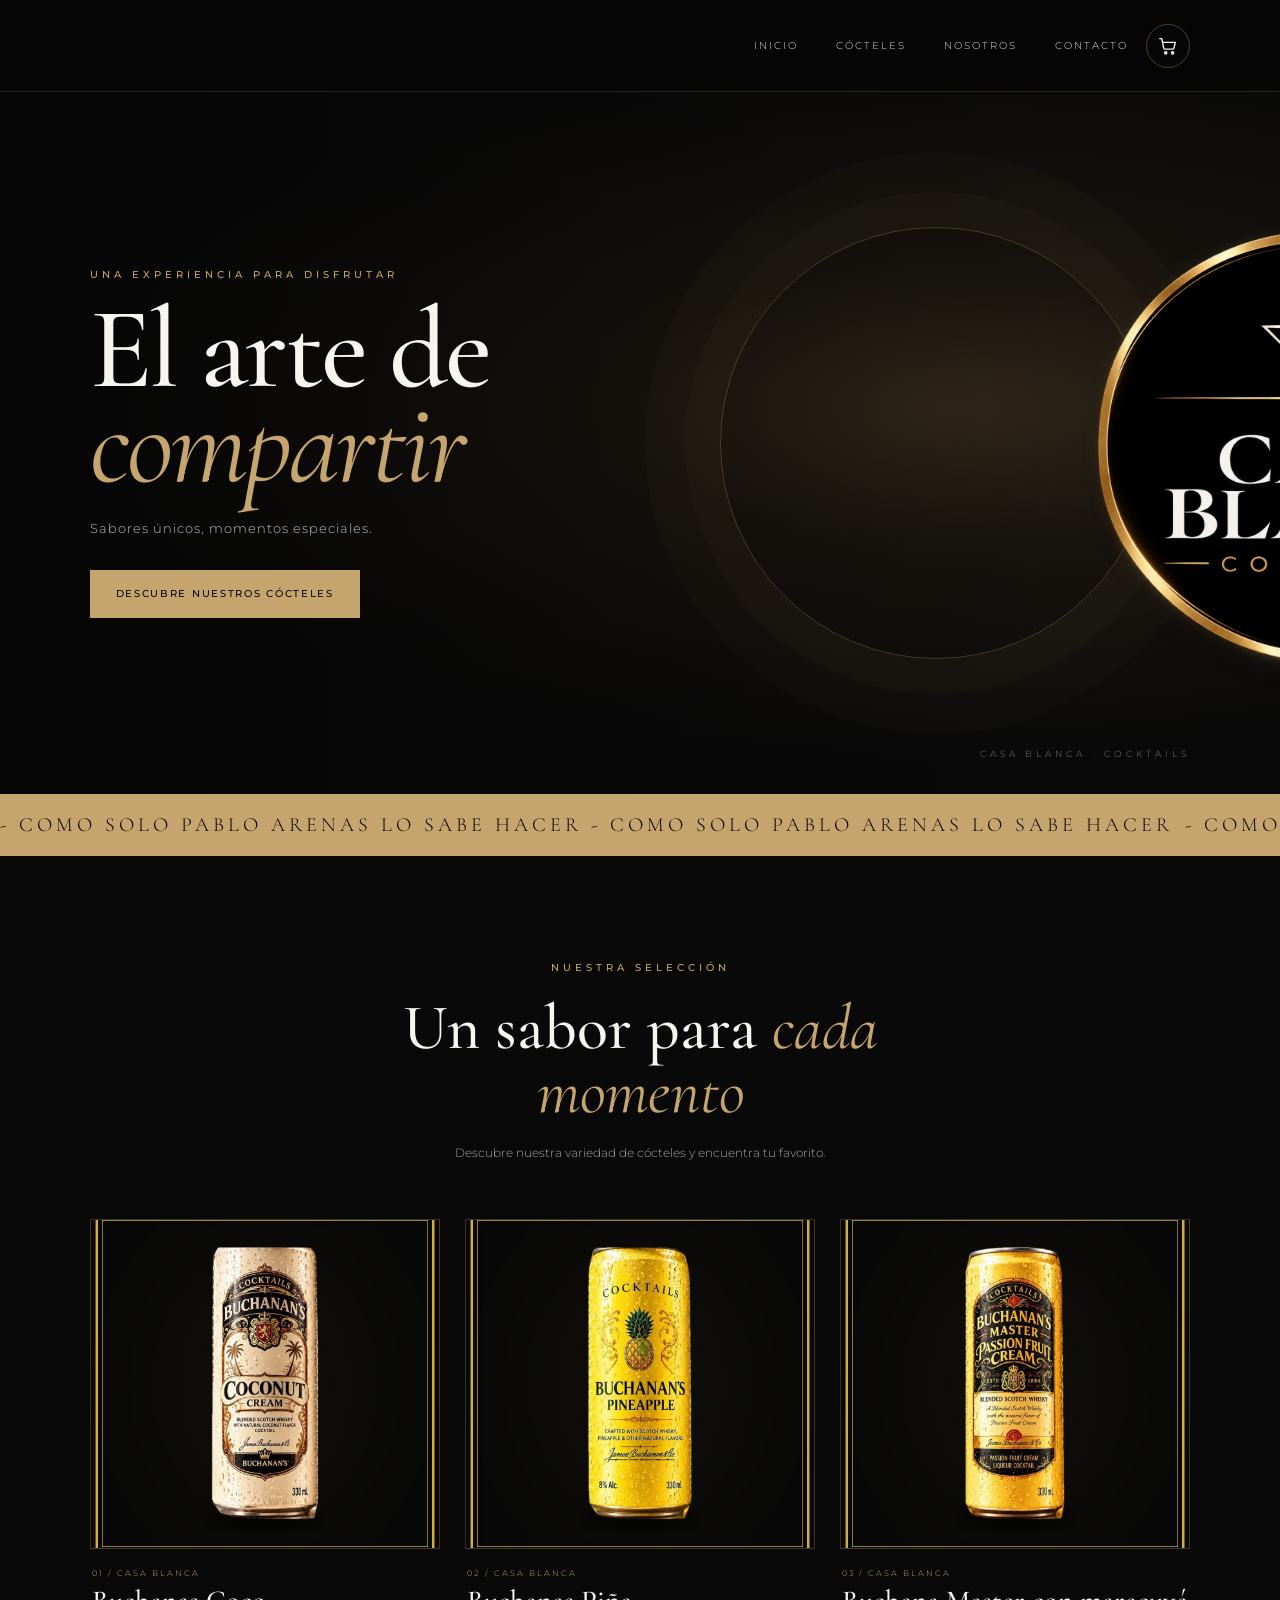
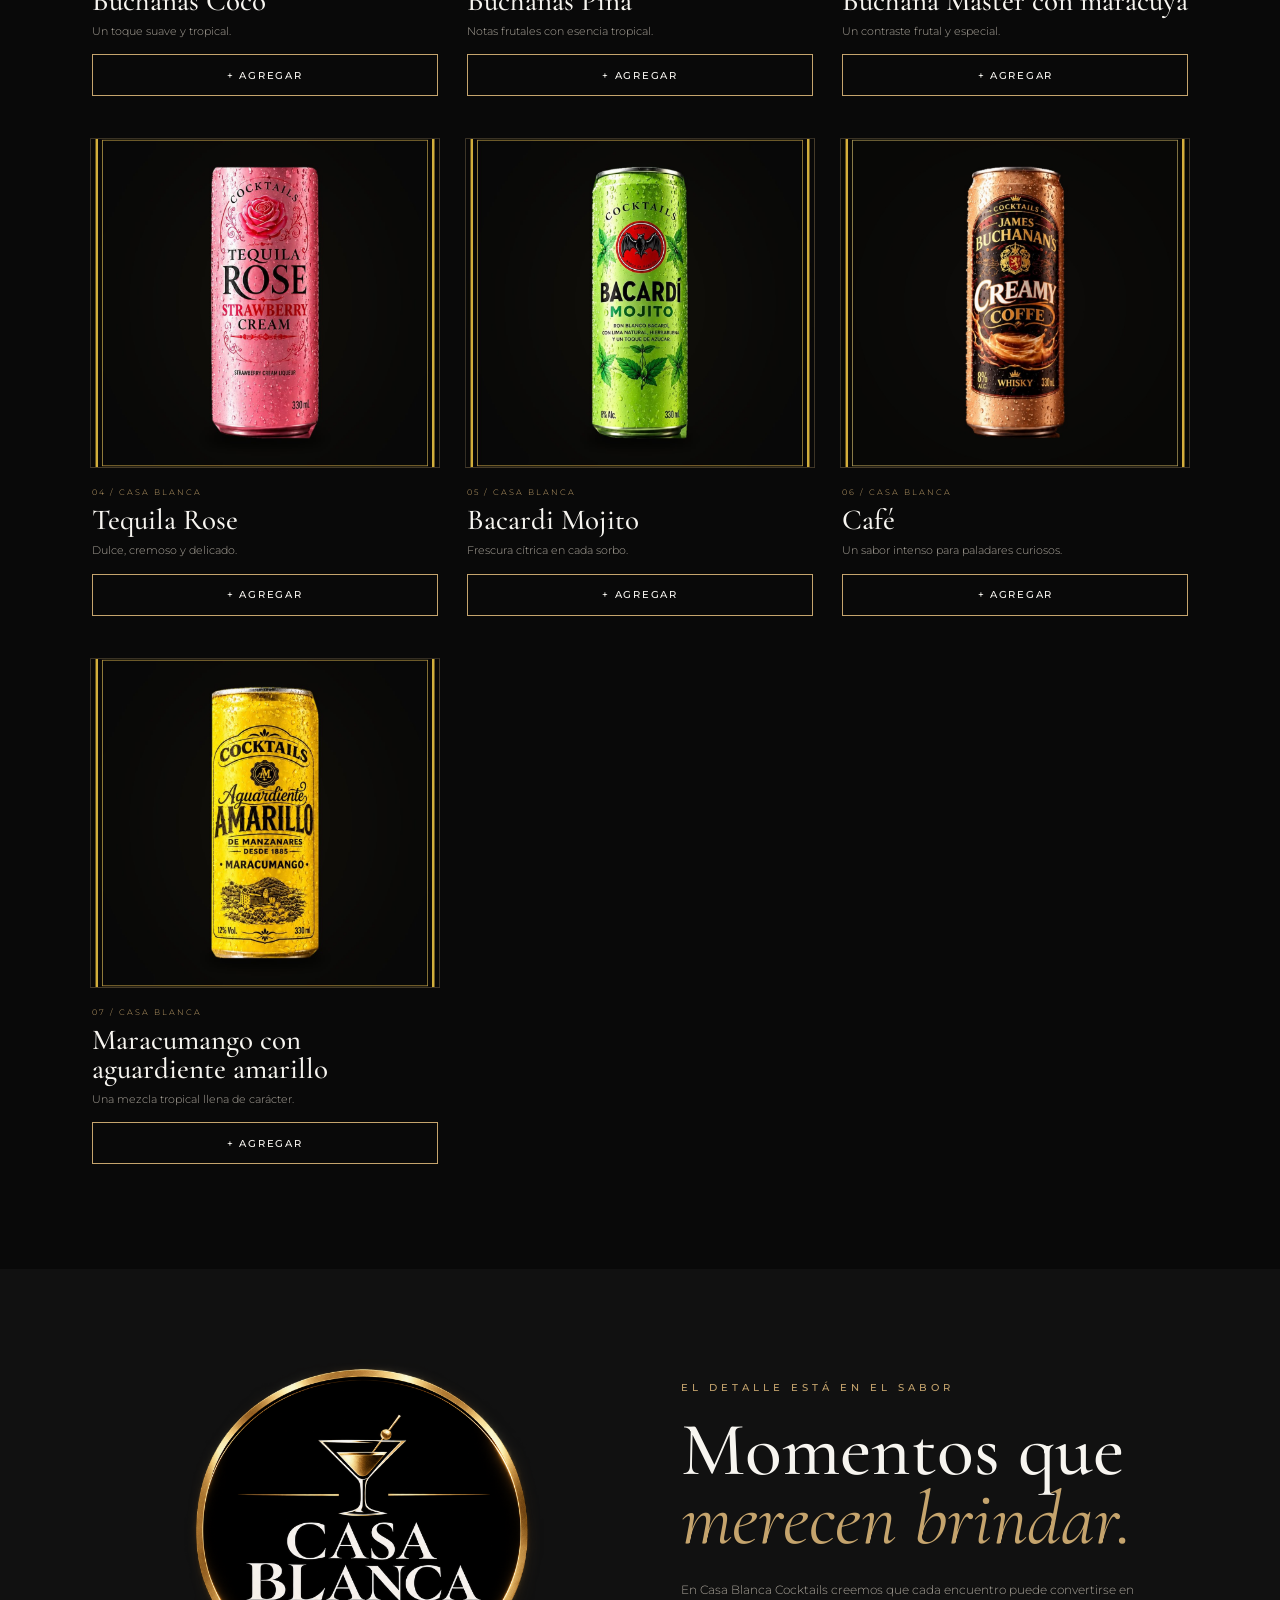
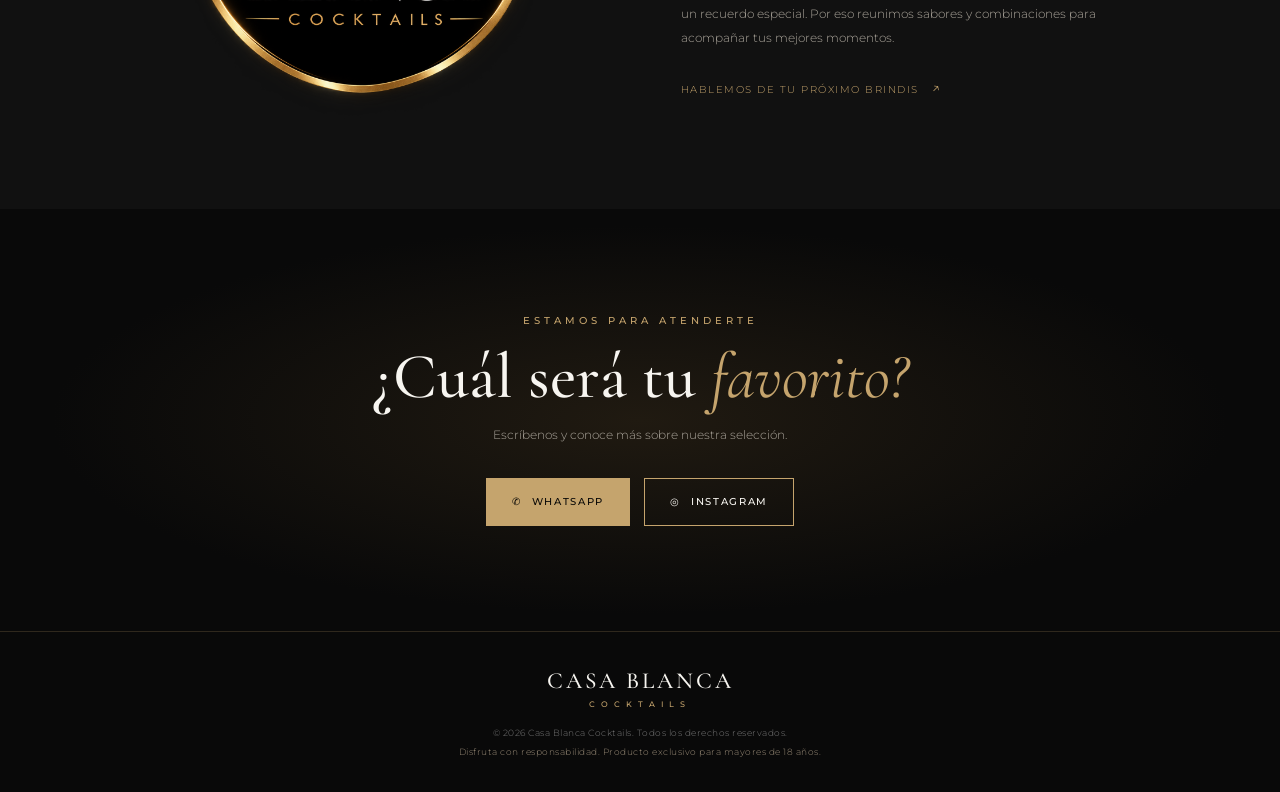
<file: index.html>
<!DOCTYPE html>
<html lang="es">
<head>
  <meta charset="UTF-8">
  <meta name="viewport" content="width=device-width, initial-scale=1.0">
  <meta name="description" content="Casa Blanca Cocktails. Cócteles preparados para darle un toque especial a tus momentos.">
  <title>Casa Blanca Cocktails</title>
  <link rel="preconnect" href="https://fonts.googleapis.com">
  <link rel="preconnect" href="https://fonts.gstatic.com" crossorigin>
  <link href="https://fonts.googleapis.com/css2?family=Cormorant+Garamond:wght@400;500;600;700&family=Montserrat:wght@300;400;500;600&display=swap" rel="stylesheet">
  <link rel="stylesheet" href="style.css">
</head>
<body>
  <header class="header" id="inicio">
    <a class="brand" href="#inicio" aria-label="Casa Blanca Cocktails, inicio">
    </a>
    <button class="menu-toggle" id="menuToggle" aria-label="Abrir menú" aria-expanded="false">☰</button>
    <nav class="nav" id="mainNav">
      <a href="#inicio">inicio</a>
      <a href="#cocteles">cócteles</a>
      <a href="#nosotros">nosotros</a>
      <a href="#contacto">contacto</a>
    </nav>
    <button class="cart-toggle" id="cartToggle" type="button" aria-label="Abrir carrito" aria-controls="cartDrawer" aria-expanded="false">
      <svg viewBox="0 0 24 24" width="22" height="22" fill="none" stroke="currentColor" stroke-width="1.5" stroke-linecap="round" stroke-linejoin="round" aria-hidden="true"><path d="M3 4h2.2l2.1 10.2a1.5 1.5 0 0 0 1.5 1.2h8.1a1.5 1.5 0 0 0 1.5-1.1L20 8H6.2"/><circle cx="9.5" cy="19.5" r="1.2"/><circle cx="17" cy="19.5" r="1.2"/></svg>
      <span class="cart-count" id="cartCount" hidden>0</span>
    </button>
  </header>

  <main>
    <section class="hero">
      <div class="hero-shade"></div>
      <div class="hero-content">
        <p class="eyebrow">UNA EXPERIENCIA PARA DISFRUTAR</p>
        <h1>El arte de<br><em>compartir</em></h1>
        <p class="hero-copy">Sabores únicos, momentos especiales.</p>
        <a class="button button-gold" href="#cocteles">descubre nuestros cócteles</a>
         <div class="hero-logo">
        <img src="Img/logod.png" alt="Casa Blanca Cocktails">
        </div>
      </div>
      <span class="hero-mark">CASA BLANCA · COCKTAILS</span>
    </section>

    <!-- MARQUEE EDITABLE: cambia el texto que aparece dentro de .marquee-track -->
    <div class="marquee" aria-label="Mensaje de Casa Blanca Cocktails">
      <div class="marquee-track">
        <span> - COMO SOLO PABLO ARENAS LO SABE HACER - COMO SOLO PABLO ARENAS LO SABE HACER </span>
        <span aria-hidden="true"> - COMO SOLO PABLO ARENAS LO SABE HACER - COMO SOLO PABLO ARENAS LO SABE HACER </span>
      </div>
    </div>

    <section class="section cocktails-section" id="cocteles">
      <div class="section-heading">
        <p class="eyebrow">NUESTRA SELECCIÓN</p>
        <h2>Un sabor para <em>cada momento</em></h2>
        <p>Descubre nuestra variedad de cócteles y encuentra tu favorito.</p>
      </div>

      <div class="cocktail-grid">
        <!-- Para agregar tus fotos, guarda cada imagen en la carpeta img y cambia el valor de src. -->
        <!-- PRECIOS: escribe el precio en data-price de cada <article>, solo el número (ej. data-price="18000"). Si lo dejas vacío, el carrito funciona sin precios. -->
        <!-- Para agregar un cóctel nuevo, copia un <article> completo: el botón "agregar" se crea solo. -->
        <article class="cocktail-card" data-price="">
          <div class="cocktail-photo"><img src="Img/coco.jpeg" alt="Cóctel Buchanas Coco" onerror="this.style.display='none'; this.parentElement.classList.add('photo-placeholder')"><span>AGREGA TU FOTO</span></div>
          <div class="card-info"><p class="card-number">01 / CASA BLANCA</p><h3>Buchanas Coco</h3><p>Un toque suave y tropical.</p></div>
        </article>
        <article class="cocktail-card" data-price="">
          <div class="cocktail-photo"><img src="Img/piña.jpeg" alt="Cóctel Buchanas Piña" onerror="this.style.display='none'; this.parentElement.classList.add('photo-placeholder')"><span>AGREGA TU FOTO</span></div>
          <div class="card-info"><p class="card-number">02 / CASA BLANCA</p><h3>Buchanas Piña</h3><p>Notas frutales con esencia tropical.</p></div>
        </article>
        <article class="cocktail-card" data-price="">
          <div class="cocktail-photo"><img src="Img/maracuya.jpeg" alt="Buchana Master con maracuyá" onerror="this.style.display='none'; this.parentElement.classList.add('photo-placeholder')"><span>AGREGA TU FOTO</span></div>
          <div class="card-info"><p class="card-number">03 / CASA BLANCA</p><h3>Buchana Master con maracuyá</h3><p>Un contraste frutal y especial.</p></div>
        </article>
        <article class="cocktail-card" data-price="">
          <div class="cocktail-photo"><img src="Img/rose.jpeg" alt="Cóctel Tequila Rose" onerror="this.style.display='none'; this.parentElement.classList.add('photo-placeholder')"><span>AGREGA TU FOTO</span></div>
          <div class="card-info"><p class="card-number">04 / CASA BLANCA</p><h3>Tequila Rose</h3><p>Dulce, cremoso y delicado.</p></div>
        </article>
        <article class="cocktail-card" data-price="">
          <div class="cocktail-photo"><img src="Img/mojito.jpeg" alt="Cóctel Bacardi Mojito" onerror="this.style.display='none'; this.parentElement.classList.add('photo-placeholder')"><span>AGREGA TU FOTO</span></div>
          <div class="card-info"><p class="card-number">05 / CASA BLANCA</p><h3>Bacardi Mojito</h3><p>Frescura cítrica en cada sorbo.</p></div>
        </article>
        <article class="cocktail-card" data-price="">
          <div class="cocktail-photo"><img src="Img/cafe.jpeg" alt="Cóctel de café" onerror="this.style.display='none'; this.parentElement.classList.add('photo-placeholder')"><span>AGREGA TU FOTO</span></div>
          <div class="card-info"><p class="card-number">06 / CASA BLANCA</p><h3>Café</h3><p>Un sabor intenso para paladares curiosos.</p></div>
        </article>
        <article class="cocktail-card" data-price="">
          <div class="cocktail-photo"><img src="Img/maracumango.jpeg" alt="Cóctel Maracumango con aguardiente amarillo" onerror="this.style.display='none'; this.parentElement.classList.add('photo-placeholder')"><span>AGREGA TU FOTO</span></div>
          <div class="card-info"><p class="card-number">07 / CASA BLANCA</p><h3>Maracumango con aguardiente amarillo</h3><p>Una mezcla tropical llena de carácter.</p></div>
        </article>
      </div>
    </section>

    <section class="about-section" id="nosotros">
      <div class="about-logo"><img src="Img/logod.png" alt="Casa Blanca Cocktails"></div>
      <div class="about-copy">
        <p class="eyebrow">EL DETALLE ESTÁ EN EL SABOR</p>
        <h2>Momentos que<br><em>merecen brindar.</em></h2>
        <p>En Casa Blanca Cocktails creemos que cada encuentro puede convertirse en un recuerdo especial. Por eso reunimos sabores y combinaciones para acompañar tus mejores momentos.</p>
        <a class="text-link" href="#contacto">hablemos de tu próximo brindis <span>↗</span></a>
      </div>
    </section>

    <section class="contact-section" id="contacto">
      <p class="eyebrow">ESTAMOS PARA ATENDERTE</p>
      <h2>¿Cuál será tu <em>favorito?</em></h2>
      <p>Escríbenos y conoce más sobre nuestra selección.</p>
      <div class="social-buttons">
        <!-- REEMPLAZA los enlaces # por tu enlace real de WhatsApp e Instagram -->
        <a class="button button-gold" id="whatsappLink" href=https://wa.link/c9pakb target="_blank" rel="noopener"> <span>✆</span> whatsapp</a>
        <a class="button button-outline" id="instagramLink" href="https://www.instagram.com/casa_blanca_cocktails?srtk=dGg4djB5a2ZxZnZn" target="_blank" rel="noopener"><span>◎</span> instagram</a>
      </div>
    </section>
  </main>

  <footer class="footer">
    <a href="#inicio" class="footer-name">CASA BLANCA <span>COCKTAILS</span></a>
    <p>© 2026 Casa Blanca Cocktails. Todos los derechos reservados.</p>
    <p class="responsible">Disfruta con responsabilidad. Producto exclusivo para mayores de 18 años.</p>
  </footer>

  <!-- CARRITO DE COMPRAS -->
  <div class="cart-overlay" id="cartOverlay" hidden></div>
  <aside class="cart-drawer" id="cartDrawer" aria-hidden="true" aria-labelledby="cartTitle" tabindex="-1">
    <div class="cart-head">
      <h2 id="cartTitle">Tu pedido</h2>
      <button class="cart-close" id="cartClose" type="button" aria-label="Cerrar carrito">×</button>
    </div>
    <div class="cart-body" id="cartBody">
      <p class="cart-empty" id="cartEmpty">Tu carrito está vacío.<br>Agrega tus cócteles favoritos.</p>
      <ul class="cart-list" id="cartList"></ul>
    </div>
    <div class="cart-foot" id="cartFoot" hidden>
      <div class="cart-total" id="cartTotalRow" hidden><span>Total</span><strong id="cartTotal">$0</strong></div>
      <label class="cart-field">Tu nombre
        <input type="text" id="cartName" placeholder="¿A nombre de quién?" autocomplete="name">
      </label>
      <label class="cart-field">Dirección o notas (opcional)
        <textarea id="cartNotes" rows="2" placeholder="Dirección de entrega, hora, indicaciones…"></textarea>
      </label>
      <button class="button button-gold cart-send" id="cartSend" type="button"><span>✆</span> finalizar pedido por whatsapp</button>
      <button class="cart-clear" id="cartClear" type="button">vaciar carrito</button>
    </div>
  </aside>

  <script src="script.js"></script>
</body>
</html>
</file>
<file: style.css>
* { box-sizing: border-box; margin: 0; padding: 0; }
:root { --black: #090909; --soft-black: #111; --white: #f7f5f0; --gold: #c5a46d; --muted: #aaa49a; }
html { scroll-behavior: smooth; }
body { background: var(--black); color: var(--white); font-family: 'Montserrat', sans-serif; font-weight: 300; }
a { color: inherit; text-decoration: none; }
.header { height: 92px; padding: 12px 7%; display: flex; align-items: center; justify-content: space-between; background: #050505; position: relative; z-index: 10; border-bottom: 1px solid rgba(197,164,109,.2); }
.brand img {
    width: 90px;
    height: 75px;
}
.nav { display: flex; gap: 38px; }
.nav a { text-transform: uppercase; font-size: 10px; letter-spacing: 2px; color: #ddd; transition: color .25s; }
.nav a:hover, .text-link:hover { color: var(--gold); }
.menu-toggle { display: none; color: var(--white); border: 0; background: none; font-size: 25px; }
.hero { min-height: 650px; height: min(78vh, 800px); position: relative; display: flex; align-items: center; padding: 7%; overflow: hidden; background: radial-gradient(ellipse at 75% 45%, #302719 0%, #17130e 25%, #090909 65%); }
.hero::after { content: ''; position: absolute; width: 430px; height: 430px; right: 10%; top: 50%; transform: translateY(-50%); border: 1px solid rgba(197,164,109,.28); border-radius: 50%; box-shadow: 0 0 0 35px rgba(197,164,109,.025), 0 0 0 75px rgba(197,164,109,.02); }
.hero-logo {
    position: absolute;
    width: 480px;
    height: 480px;
    right: -269%;
    top: 54%;
    transform: translateY(-50%);
    z-index: 2;
}

.hero-logo img {
    width: 100%;
    height: 100%;
    object-fit: contain;
    display: block;
}
.hero-shade { position: absolute; inset: 0; background: linear-gradient(90deg, rgba(0,0,0,.4), transparent 85%); }
.hero-content { position: relative; z-index: 1; max-width: 650px; }
.eyebrow { color: var(--gold); font-size: 10px; letter-spacing: 4px; font-weight: 500; text-transform: uppercase; margin-bottom: 22px; }
h1, h2, h3, .footer-name { font-family: 'Cormorant Garamond', serif; font-weight: 500; }
.hero h1 { font-size: clamp(68px, 9vw, 118px); line-height: .82; letter-spacing: -3px; }
.hero h1 em, h2 em { color: var(--gold); font-weight: 400; }
.hero-copy { color: #c5c0b7; margin: 28px 0 34px; font-size: 13px; letter-spacing: 1px; }
.button { min-height: 48px; padding: 0 25px; display: inline-flex; align-items: center; justify-content: center; gap: 10px; text-transform: uppercase; letter-spacing: 1.7px; font-size: 10px; font-weight: 500; transition: .25s ease; }
.button-gold { background: var(--gold); color: #0a0907; border: 1px solid var(--gold); }
.button-gold:hover { background: transparent; color: var(--gold); }
.button-outline { border: 1px solid var(--gold); color: var(--white); }
.button-outline:hover { background: var(--gold); color: var(--black); }
.hero-mark { position: absolute; right: 7%; bottom: 35px; color: rgba(255,255,255,.45); font-size: 9px; letter-spacing: 4px; }
.marquee { overflow: hidden; white-space: nowrap; padding: 19px 0; background: var(--gold); color: #0b0a08; }
.marquee-track { display: flex; width: max-content; animation: move 25s linear infinite; }
.marquee-track span { font-family: 'Cormorant Garamond', serif; font-size: 20px; letter-spacing: 4px; padding-right: 12px; }
@keyframes move { to { transform: translateX(-50%); } }
.section { padding: 105px 7%; }
.section-heading { text-align: center; max-width: 680px; margin: 0 auto 55px; }
.section-heading h2, .contact-section h2 { font-size: clamp(42px, 5vw, 64px); line-height: 1; margin-bottom: 18px; }
.section-heading > p:last-child, .contact-section > p:not(.eyebrow) { color: var(--muted); font-size: 12px; line-height: 1.8; }
.cocktail-grid { display: grid; grid-template-columns: repeat(3, 1fr); gap: 42px 25px; max-width: 1200px; margin: auto; }
.cocktail-card { min-width: 0; }
.cocktail-photo { height: 330px; position: relative; overflow: hidden; background: linear-gradient(145deg, #29231a, #121212); display: flex; align-items: center; justify-content: center; border: 1px solid rgba(197,164,109,.18); }
.cocktail-photo img { width: 100%; height: 100%; object-fit: cover; transition: transform .6s; position: absolute; inset: 0; }
.cocktail-card:hover .cocktail-photo img { transform: scale(1.06); }
.cocktail-photo span { color: rgba(197,164,109,.7); font-size: 9px; letter-spacing: 3px; }
.cocktail-photo:not(.photo-placeholder) span { display: none; }
.card-info { padding: 19px 2px 0; }
.card-number { color: var(--gold); font-size: 8px; letter-spacing: 2px; margin-bottom: 8px; }
.card-info h3 { font-size: 29px; line-height: 1; margin-bottom: 8px; }
.card-info > p:not(.card-number):not(.card-price) { color: var(--muted); font-size: 11px; line-height: 1.6; }
.about-section { background: #111; padding: 90px 10%; display: grid; grid-template-columns: 1fr 1fr; align-items: center; gap: 8%; }
.about-logo { display: flex; justify-content: center; }
.about-logo img { width: min(100%, 360px); aspect-ratio: 1; object-fit: contain; }
.about-copy h2 { font-size: clamp(48px, 6vw, 76px); line-height: .9; margin-bottom: 25px; }
.about-copy > p:not(.eyebrow) { color: #aaa49a; font-size: 12px; line-height: 2; max-width: 470px; }
.text-link { display: inline-block; margin-top: 28px; color: var(--gold); font-size: 10px; text-transform: uppercase; letter-spacing: 1.5px; }
.text-link span { font-size: 16px; margin-left: 8px; }
.contact-section { padding: 105px 20px; text-align: center; background: radial-gradient(ellipse at center, #201a11 0%, #090909 65%); }
.contact-section .eyebrow { margin-bottom: 18px; }
.contact-section h2 { margin-bottom: 15px; }
.social-buttons { display: flex; justify-content: center; gap: 14px; margin-top: 32px; }
.footer { padding: 35px 20px; text-align: center; border-top: 1px solid rgba(197,164,109,.2); }
.footer-name { font-size: 23px; letter-spacing: 3px; }
.footer-name span { display: block; font-family: 'Montserrat', sans-serif; font-size: 8px; letter-spacing: 6px; margin-top: 4px; color: var(--gold); }
.footer p { margin-top: 18px; color: #777; font-size: 9px; letter-spacing: .5px; }
.footer .responsible { margin-top: 8px; color: #9a8c78; }
@media (max-width: 850px) { .cocktail-grid { grid-template-columns: repeat(2, 1fr); } .cocktail-photo { height: 290px; } .about-section { padding: 70px 7%; gap: 5%; } }
@media (max-width: 600px) {
  .header { height: 76px; padding: 8px 6%; } .brand img { width: 62px; height: 58px; } .menu-toggle { display: block; }
  .nav { display: none; position: absolute; top: 76px; left: 0; right: 0; padding: 25px; background: #090909; flex-direction: column; gap: 23px; border-bottom: 1px solid rgba(197,164,109,.3); }
  .nav.open { display: flex; } .hero { min-height: 590px; height: 76vh; padding: 9% 7%; } .hero::after { width: 230px; height: 230px; right: -70px; opacity: .7; }
  .hero h1 { font-size: clamp(65px, 17vw, 90px); } .hero-mark { right: 7%; font-size: 7px; letter-spacing: 2px; }
  .section { padding: 75px 6%; } .section-heading { margin-bottom: 38px; } .cocktail-grid { grid-template-columns: 1fr 1fr; gap: 30px 13px; }
  .cocktail-photo { height: 210px; } .card-info h3 { font-size: 24px; } .card-info > p:not(.card-number):not(.card-price) { font-size: 10px; }
  .about-section { grid-template-columns: 1fr; padding: 65px 8%; text-align: center; gap: 35px; } .about-logo img { width: 220px; }
  .about-copy > p:not(.eyebrow) { margin: auto; } .contact-section { padding: 75px 6%; } .social-buttons { flex-direction: column; max-width: 260px; margin: 28px auto 0; }
}
@media (max-width: 380px) { .cocktail-grid { grid-template-columns: 1fr; } .cocktail-photo { height: 300px; } }

/* =====================================================
   CARRITO DE COMPRAS
   ===================================================== */
.cart-toggle { position: relative; display: inline-flex; align-items: center; justify-content: center; width: 44px; height: 44px; color: var(--white); background: none; border: 1px solid rgba(197,164,109,.35); border-radius: 50%; cursor: pointer; transition: .25s; margin-left: 18px; }
.cart-toggle:hover { color: var(--gold); border-color: var(--gold); }
.cart-count { position: absolute; top: -6px; right: -6px; min-width: 20px; height: 20px; padding: 0 5px; border-radius: 10px; background: var(--gold); color: #0a0907; font: 600 10px/20px 'Montserrat', sans-serif; text-align: center; }
.cart-count[hidden] { display: none; }
.cart-toggle.bump { animation: bump .45s ease; }
@keyframes bump { 30% { transform: scale(1.18); } 60% { transform: scale(.94); } }

.card-price { color: var(--gold); font-size: 13px; letter-spacing: 1px; margin-bottom: 8px; }
.add-btn { margin-top: 14px; width: 100%; min-height: 42px; background: transparent; color: var(--white); border: 1px solid var(--gold); font: 500 10px 'Montserrat', sans-serif; text-transform: uppercase; letter-spacing: 1.7px; cursor: pointer; transition: .25s ease; }
.add-btn:hover { background: var(--gold); color: #0a0907; }
.add-btn.added { background: var(--gold); color: #0a0907; }

.cart-overlay { position: fixed; inset: 0; background: rgba(0,0,0,.6); opacity: 0; transition: opacity .3s; z-index: 90; }
.cart-overlay[hidden] { display: none; }
.cart-overlay.show { opacity: 1; }
body.cart-open { overflow: hidden; }
.cart-drawer { position: fixed; top: 0; right: 0; bottom: 0; width: min(420px, 100%); background: #0d0c0a; border-left: 1px solid rgba(197,164,109,.3); z-index: 100; display: flex; flex-direction: column; transform: translateX(100%); visibility: hidden; transition: transform .3s ease, visibility 0s .3s; outline: none; }
.cart-drawer.open { transform: none; visibility: visible; transition: transform .3s ease; }
.cart-head { display: flex; align-items: center; justify-content: space-between; padding: 22px 24px; border-bottom: 1px solid rgba(197,164,109,.2); }
.cart-head h2 { font-size: 32px; font-weight: 500; }
.cart-close { background: none; border: 0; color: var(--white); font-size: 32px; line-height: 1; cursor: pointer; width: 40px; height: 40px; }
.cart-close:hover { color: var(--gold); }
.cart-body { flex: 1; overflow-y: auto; padding: 8px 24px; }
.cart-empty { color: var(--muted); font-size: 12px; line-height: 1.9; text-align: center; padding: 60px 10px; }
.cart-empty[hidden] { display: none; }
.cart-list { list-style: none; }
.cart-item { display: grid; grid-template-columns: 1fr auto auto; align-items: center; gap: 12px; padding: 16px 0; border-bottom: 1px solid rgba(255,255,255,.07); }
.cart-item-name { font-family: 'Cormorant Garamond', serif; font-size: 21px; line-height: 1.1; }
.cart-item-price { color: var(--gold); font-size: 11px; margin-top: 5px; letter-spacing: .5px; }
.cart-qty { display: inline-flex; align-items: center; border: 1px solid rgba(197,164,109,.35); }
.cart-qty button { width: 32px; height: 32px; background: none; border: 0; color: var(--white); font-size: 16px; cursor: pointer; }
.cart-qty button:hover { color: var(--gold); }
.cart-qty span { min-width: 24px; text-align: center; font-size: 12px; font-weight: 500; }
.cart-remove { background: none; border: 0; color: #777; font-size: 22px; line-height: 1; cursor: pointer; width: 28px; height: 32px; }
.cart-remove:hover { color: #e07a6a; }
.cart-foot { padding: 20px 24px 24px; border-top: 1px solid rgba(197,164,109,.2); background: #0a0907; }
.cart-foot[hidden], .cart-total[hidden] { display: none; }
.cart-total { display: flex; justify-content: space-between; align-items: baseline; margin-bottom: 16px; font-size: 11px; letter-spacing: 2px; text-transform: uppercase; color: var(--muted); }
.cart-total strong { font-family: 'Cormorant Garamond', serif; font-size: 28px; letter-spacing: 0; color: var(--gold); font-weight: 600; }
.cart-field { display: block; margin-bottom: 12px; color: var(--muted); font-size: 9px; letter-spacing: 1.5px; text-transform: uppercase; }
.cart-field input, .cart-field textarea { display: block; width: 100%; margin-top: 6px; padding: 11px 12px; background: #151311; color: var(--white); border: 1px solid rgba(197,164,109,.25); font: 300 13px 'Montserrat', sans-serif; letter-spacing: 0; text-transform: none; resize: vertical; }
.cart-field input:focus, .cart-field textarea:focus { outline: none; border-color: var(--gold); }
.cart-send { width: 100%; margin-top: 6px; cursor: pointer; }
.cart-clear { display: block; margin: 14px auto 0; background: none; border: 0; color: #777; font: 400 9px 'Montserrat', sans-serif; letter-spacing: 1.5px; text-transform: uppercase; cursor: pointer; text-decoration: underline; }
.cart-clear:hover { color: var(--gold); }

@media (max-width: 600px) {
  .cart-toggle { width: 40px; height: 40px; margin-left: 10px; }
  .add-btn { min-height: 38px; font-size: 9px; letter-spacing: 1.2px; }
  .cart-body, .cart-head { padding-left: 18px; padding-right: 18px; }
  .cart-foot { padding: 16px 18px 20px; }
}
@media (prefers-reduced-motion: reduce) {
  .cart-drawer, .cart-overlay { transition: none; }
  .cart-toggle.bump { animation: none; }
}
.nav { margin-left: auto; }
@media (max-width: 600px) { .menu-toggle { margin-left: auto; } }

/* Logo circular del inicio en celular/tablet: centrado y detrás del texto */
@media (max-width: 850px) {
  .hero-content { width: 100%; }
  .hero::after { display: none; }
  .hero-logo {
    width: min(92vw, 440px);
    height: min(92vw, 440px);
    right: auto;
    left: 50%;
    top: 50%;
    transform: translate(-50%, -50%);
    z-index: -1;          /* queda detrás de las letras */
    opacity: .22;         /* súbelo (hasta 1) si lo quieres más visible */
    pointer-events: none;
  }
}
</file>
